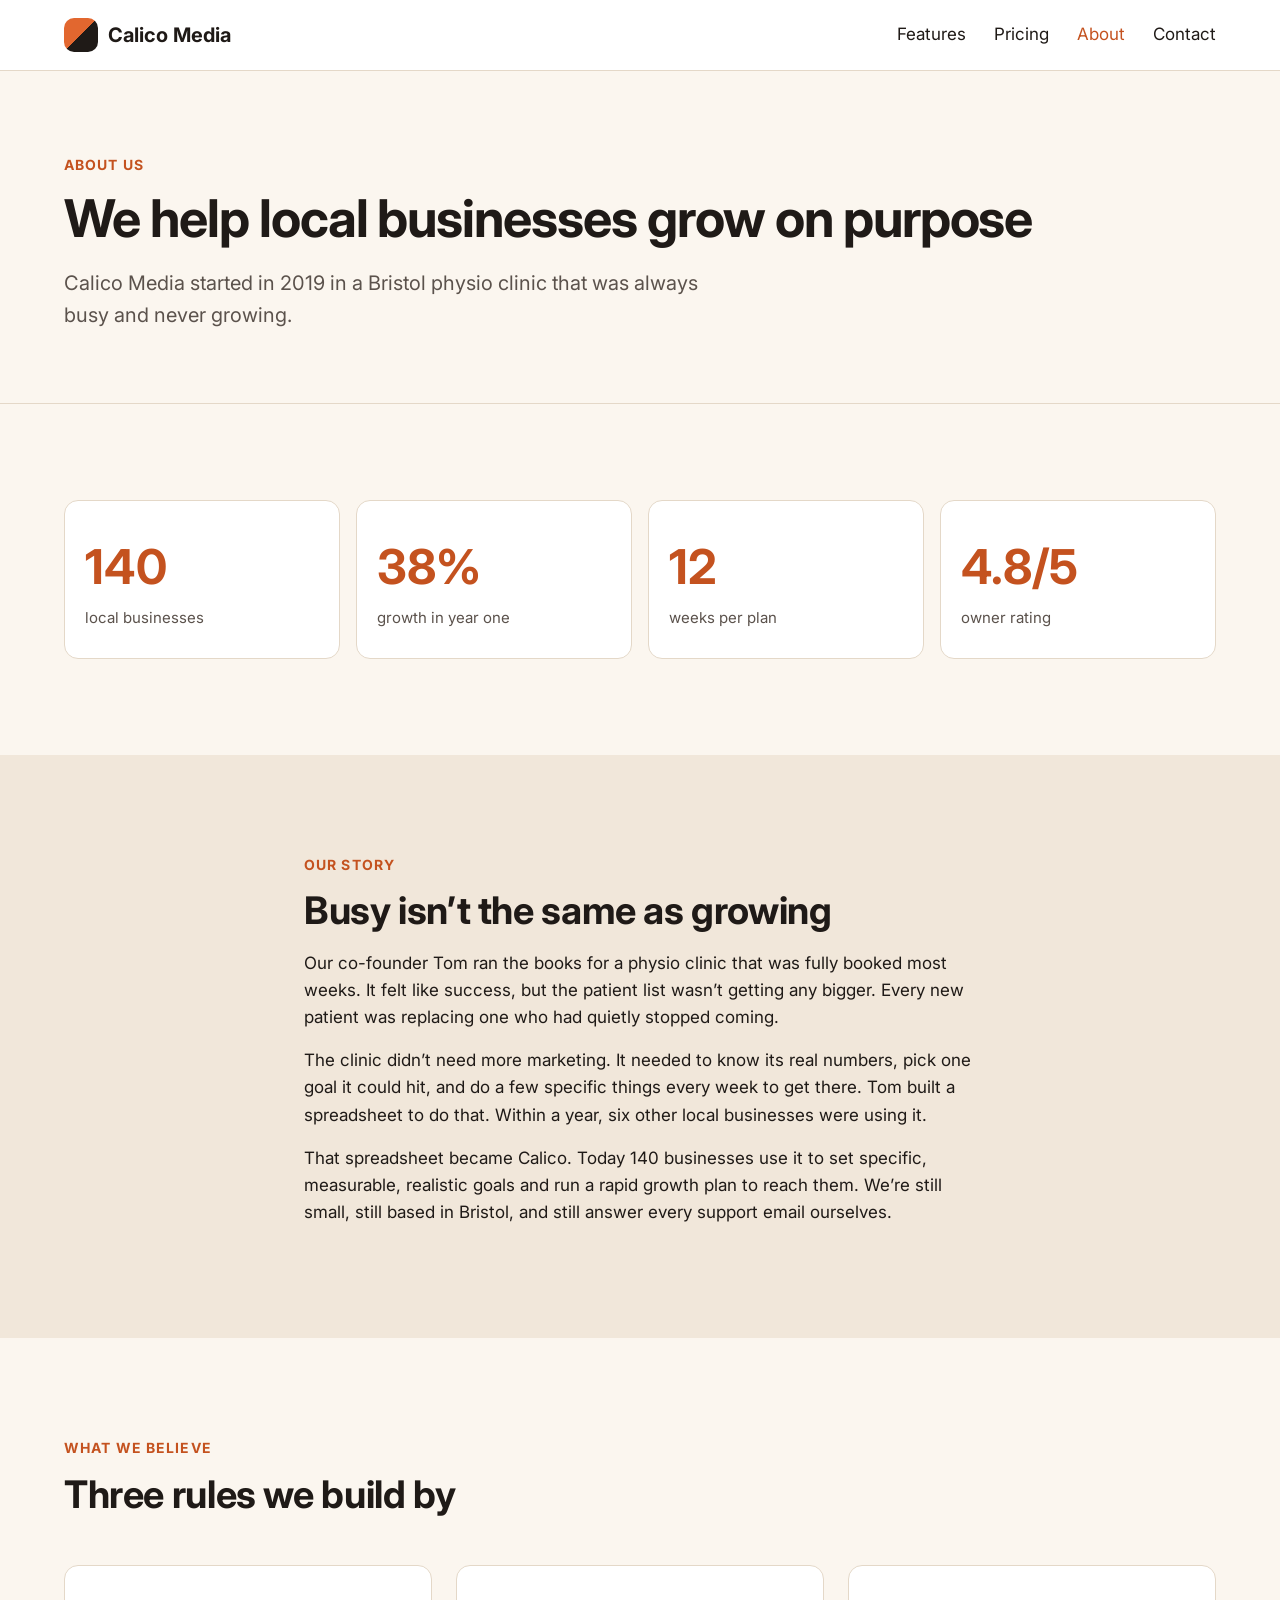
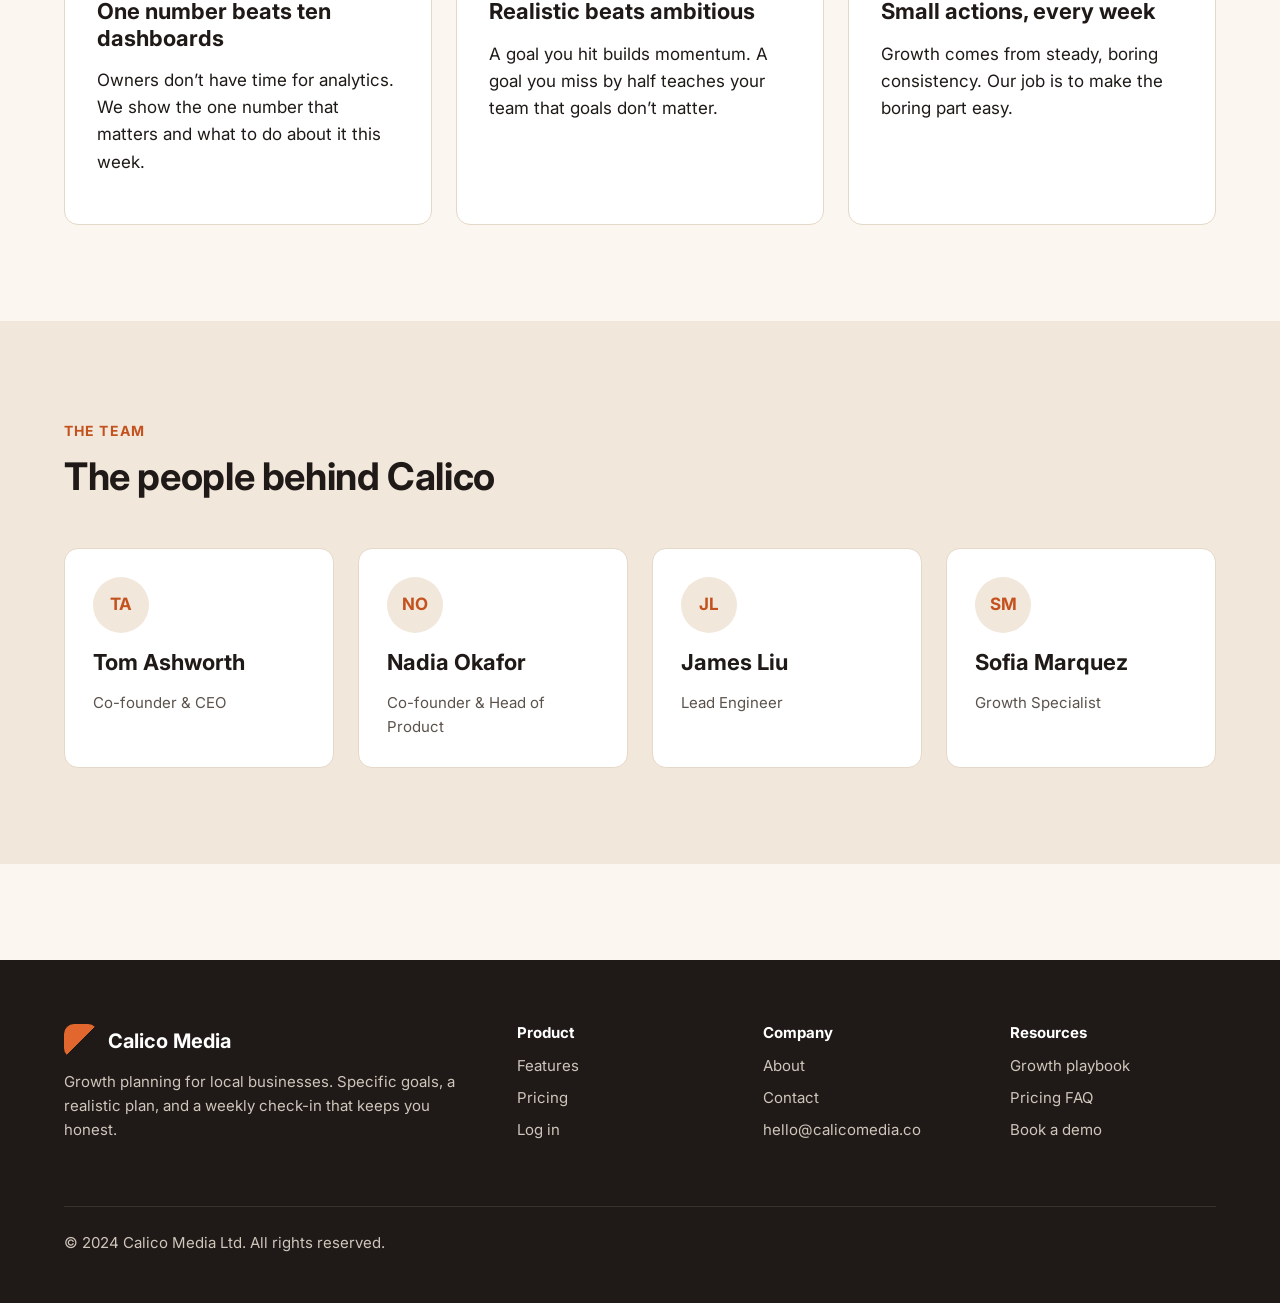
<file: public/about.html>
<!DOCTYPE html>
<html lang="en">
<head>
  <meta charset="utf-8">
  <meta name="viewport" content="width=device-width, initial-scale=1">
  <title>About | Calico Media</title>
  <meta name="description" content="Calico Media builds growth planning software for local businesses. Here is who we are and why we started.">
  <link rel="preconnect" href="https://fonts.googleapis.com">
  <link rel="preconnect" href="https://fonts.gstatic.com" crossorigin>
  <link href="https://fonts.googleapis.com/css2?family=Inter:wght@100;200;300;400;500;600;700;800;900&display=swap" rel="stylesheet">
  <link rel="stylesheet" href="css/styles.css">
</head>
<body>
  <header class="site-header">
    <div class="container">
      <a class="logo" href="index.html"><span class="logo-mark"></span>Calico Media</a>
      <nav aria-label="Main">
        <ul class="nav-links">
          <li><a href="features.html">Features</a></li>
          <li><a href="pricing.html">Pricing</a></li>
          <li><a href="about.html" aria-current="page">About</a></li>
          <li><a href="contact.html">Contact</a></li>
        </ul>
      </nav>
    </div>
  </header>

  <main>
    <section class="page-header">
      <div class="container">
        <span class="eyebrow">About us</span>
        <h1>We help local businesses grow on purpose</h1>
        <p class="lead">Calico Media started in 2019 in a Bristol physio clinic that was always busy and never growing.</p>
      </div>
    </section>

    <section class="section">
      <div class="container">
        <div class="stats">
          <div class="stat">
            <span class="stat-number">140</span>
            <span class="stat-label">local businesses</span>
          </div>
          <div class="stat">
            <span class="stat-number">38%</span>
            <span class="stat-label">growth in year one</span>
          </div>
          <div class="stat">
            <span class="stat-number">12</span>
            <span class="stat-label">weeks per plan</span>
          </div>
          <div class="stat">
            <span class="stat-number">4.8/5</span>
            <span class="stat-label">owner rating</span>
          </div>
        </div>
      </div>
    </section>

    <section class="section section--sand">
      <div class="container prose">
        <span class="eyebrow">Our story</span>
        <h2>Busy isn&rsquo;t the same as growing</h2>
        <p>Our co-founder Tom ran the books for a physio clinic that was fully booked most weeks. It felt like success, but the patient list wasn&rsquo;t getting any bigger. Every new patient was replacing one who had quietly stopped coming.</p>
        <p>The clinic didn&rsquo;t need more marketing. It needed to know its real numbers, pick one goal it could hit, and do a few specific things every week to get there. Tom built a spreadsheet to do that. Within a year, six other local businesses were using it.</p>
        <p>That spreadsheet became Calico. Today 140 businesses use it to set specific, measurable, realistic goals and run a rapid growth plan to reach them. We&rsquo;re still small, still based in Bristol, and still answer every support email ourselves.</p>
      </div>
    </section>

    <section class="section">
      <div class="container">
        <div class="section-intro">
          <span class="eyebrow">What we believe</span>
          <h2>Three rules we build by</h2>
        </div>
        <div class="steps">
          <div class="step">
            <h3>One number beats ten dashboards</h3>
            <p>Owners don&rsquo;t have time for analytics. We show the one number that matters and what to do about it this week.</p>
          </div>
          <div class="step">
            <h3>Realistic beats ambitious</h3>
            <p>A goal you hit builds momentum. A goal you miss by half teaches your team that goals don&rsquo;t matter.</p>
          </div>
          <div class="step">
            <h3>Small actions, every week</h3>
            <p>Growth comes from steady, boring consistency. Our job is to make the boring part easy.</p>
          </div>
        </div>
      </div>
    </section>

    <section class="section section--sand">
      <div class="container">
        <div class="section-intro">
          <span class="eyebrow">The team</span>
          <h2>The people behind Calico</h2>
        </div>
        <div class="team-grid">
          <div class="person">
            <div class="avatar">TA</div>
            <h3>Tom Ashworth</h3>
            <p>Co-founder &amp; CEO</p>
          </div>
          <div class="person">
            <div class="avatar">NO</div>
            <h3>Nadia Okafor</h3>
            <p>Co-founder &amp; Head of Product</p>
          </div>
          <div class="person">
            <div class="avatar">JL</div>
            <h3>James Liu</h3>
            <p>Lead Engineer</p>
          </div>
          <div class="person">
            <div class="avatar">SM</div>
            <h3>Sofia Marquez</h3>
            <p>Growth Specialist</p>
          </div>
        </div>
      </div>
    </section>
  </main>

  <footer class="site-footer">
    <div class="container">
      <div class="footer-grid">
        <div>
          <a class="logo" href="index.html"><span class="logo-mark"></span>Calico Media</a>
          <p>Growth planning for local businesses. Specific goals, a realistic plan, and a weekly check-in that keeps you honest.</p>
        </div>
        <div>
          <h4>Product</h4>
          <ul>
            <li><a href="features.html">Features</a></li>
            <li><a href="pricing.html">Pricing</a></li>
            <li><a href="https://app.calicomedia.co/login">Log in</a></li>
          </ul>
        </div>
        <div>
          <h4>Company</h4>
          <ul>
            <li><a href="about.html">About</a></li>
            <li><a href="contact.html">Contact</a></li>
            <li><a href="mailto:hello@calicomedia.co">hello@calicomedia.co</a></li>
          </ul>
        </div>
        <div>
          <h4>Resources</h4>
          <ul>
            <li><a href="index.html#playbook">Growth playbook</a></li>
            <li><a href="pricing.html#faq">Pricing FAQ</a></li>
            <li><a href="contact.html">Book a demo</a></li>
          </ul>
        </div>
      </div>
      <div class="footer-bottom">
        <p>&copy; 2024 Calico Media Ltd. All rights reserved.</p>
      </div>
    </div>
  </footer>
</body>
</html>
</file>
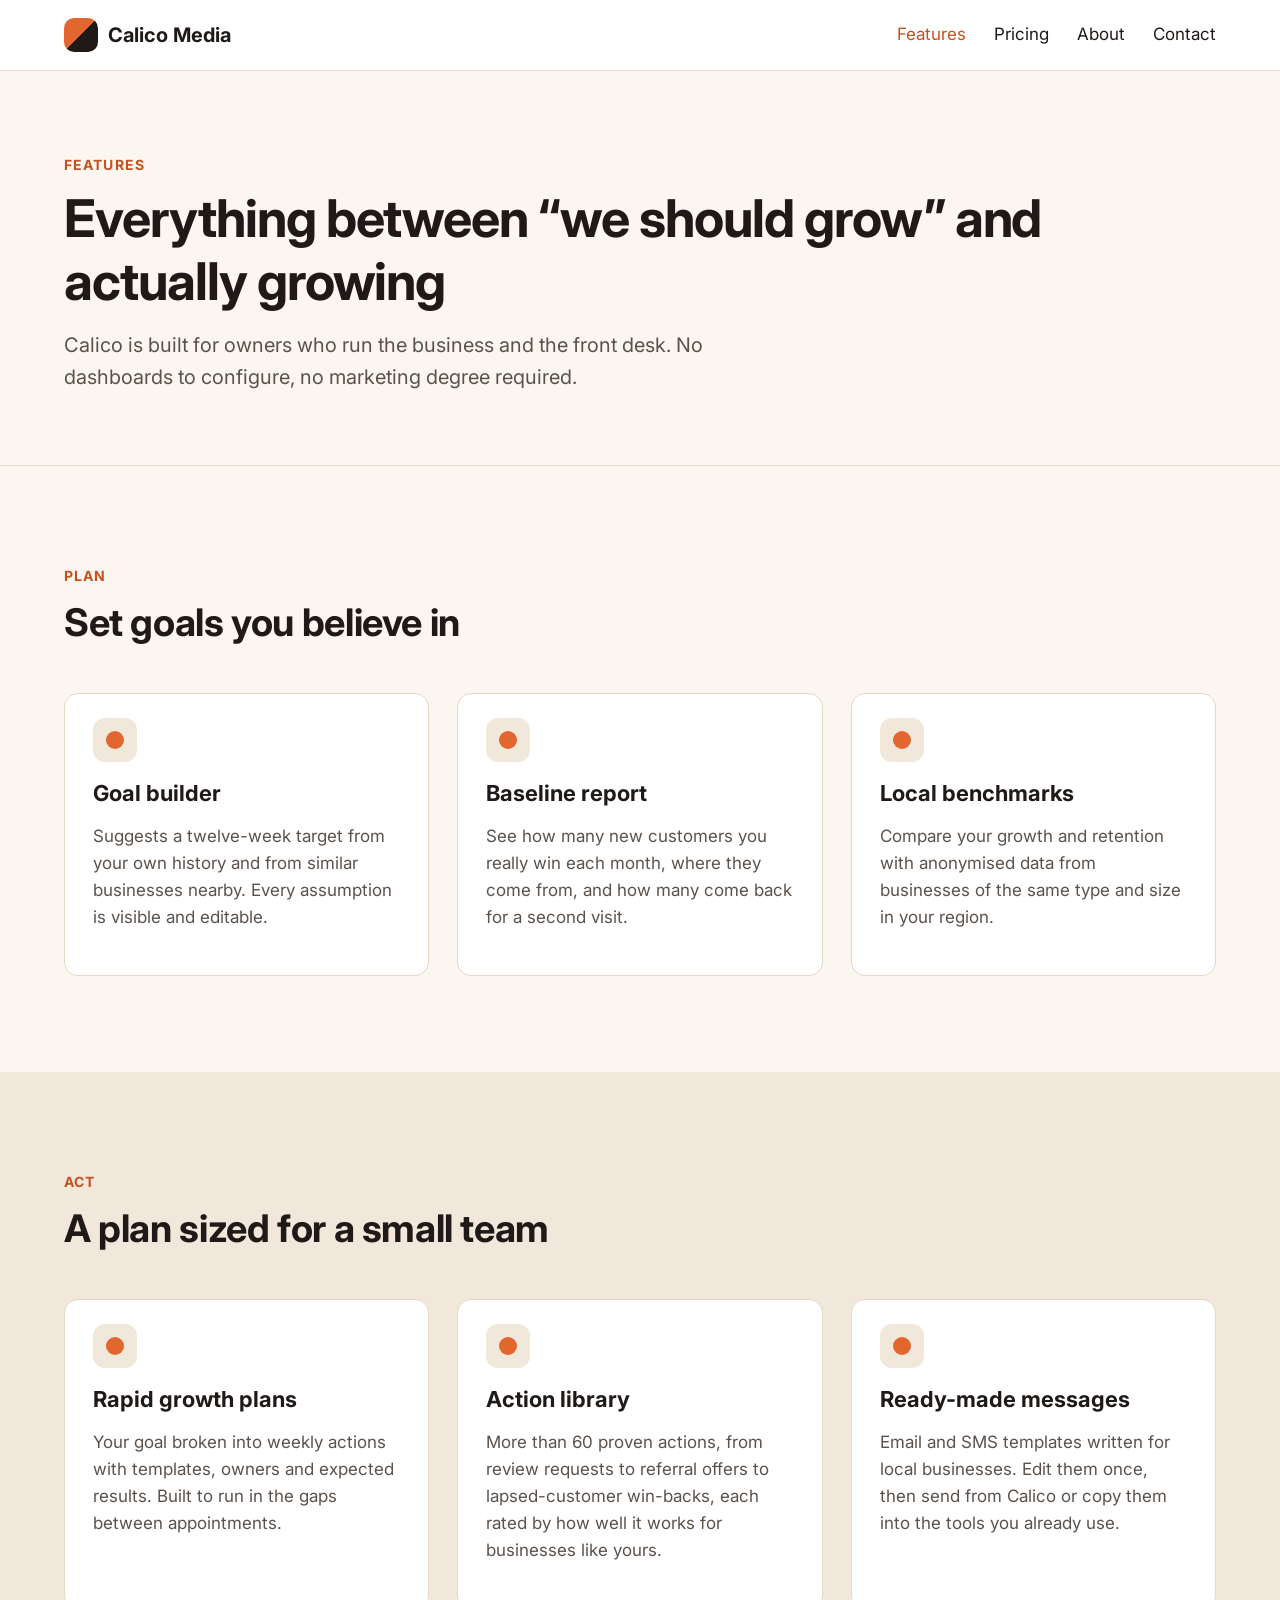
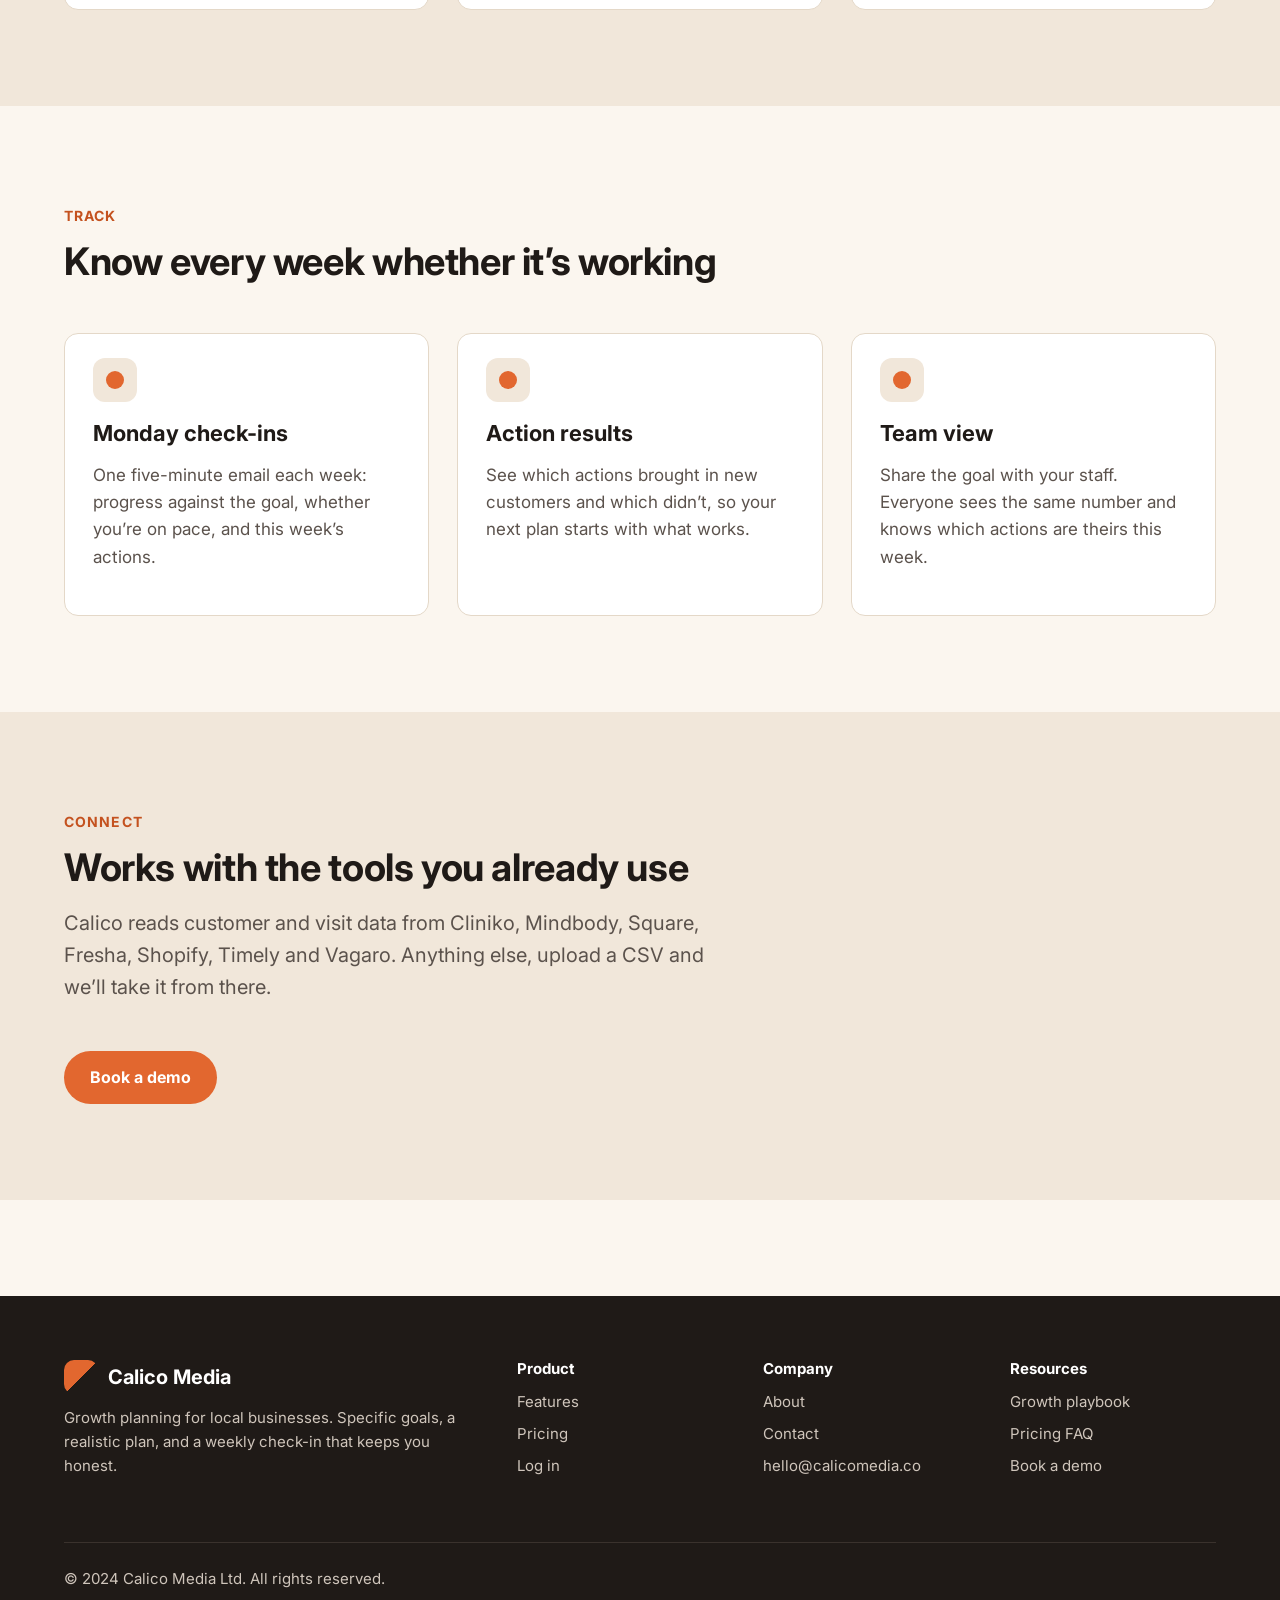
<file: public/features.html>
<!DOCTYPE html>
<html lang="en">
<head>
  <meta charset="utf-8">
  <meta name="viewport" content="width=device-width, initial-scale=1">
  <title>Features | Calico Media</title>
  <meta name="description" content="Goal builder, rapid growth plans, Monday check-ins and more. See everything Calico does to help local businesses grow.">
  <link rel="preconnect" href="https://fonts.googleapis.com">
  <link rel="preconnect" href="https://fonts.gstatic.com" crossorigin>
  <link href="https://fonts.googleapis.com/css2?family=Inter:wght@100;200;300;400;500;600;700;800;900&display=swap" rel="stylesheet">
  <link rel="stylesheet" href="css/styles.css">
</head>
<body>
  <header class="site-header">
    <div class="container">
      <a class="logo" href="index.html"><span class="logo-mark"></span>Calico Media</a>
      <nav aria-label="Main">
        <ul class="nav-links">
          <li><a href="features.html" aria-current="page">Features</a></li>
          <li><a href="pricing.html">Pricing</a></li>
          <li><a href="about.html">About</a></li>
          <li><a href="contact.html">Contact</a></li>
        </ul>
      </nav>
    </div>
  </header>

  <main>
    <section class="page-header">
      <div class="container">
        <span class="eyebrow">Features</span>
        <h1>Everything between &ldquo;we should grow&rdquo; and actually growing</h1>
        <p class="lead">Calico is built for owners who run the business and the front desk. No dashboards to configure, no marketing degree required.</p>
      </div>
    </section>

    <section class="section">
      <div class="container">
        <div class="section-intro">
          <span class="eyebrow">Plan</span>
          <h2>Set goals you believe in</h2>
        </div>
        <div class="card-grid">
          <div class="card">
            <div class="card-body">
              <div class="icon-dot"></div>
              <h3>Goal builder</h3>
              <p>Suggests a twelve-week target from your own history and from similar businesses nearby. Every assumption is visible and editable.</p>
            </div>
          </div>
          <div class="card">
            <div class="card-body">
              <div class="icon-dot"></div>
              <h3>Baseline report</h3>
              <p>See how many new customers you really win each month, where they come from, and how many come back for a second visit.</p>
            </div>
          </div>
          <div class="card">
            <div class="card-body">
              <div class="icon-dot"></div>
              <h3>Local benchmarks</h3>
              <p>Compare your growth and retention with anonymised data from businesses of the same type and size in your region.</p>
            </div>
          </div>
        </div>
      </div>
    </section>

    <section class="section section--sand">
      <div class="container">
        <div class="section-intro">
          <span class="eyebrow">Act</span>
          <h2>A plan sized for a small team</h2>
        </div>
        <div class="card-grid">
          <div class="card">
            <div class="card-body">
              <div class="icon-dot"></div>
              <h3>Rapid growth plans</h3>
              <p>Your goal broken into weekly actions with templates, owners and expected results. Built to run in the gaps between appointments.</p>
            </div>
          </div>
          <div class="card">
            <div class="card-body">
              <div class="icon-dot"></div>
              <h3>Action library</h3>
              <p>More than 60 proven actions, from review requests to referral offers to lapsed-customer win-backs, each rated by how well it works for businesses like yours.</p>
            </div>
          </div>
          <div class="card">
            <div class="card-body">
              <div class="icon-dot"></div>
              <h3>Ready-made messages</h3>
              <p>Email and SMS templates written for local businesses. Edit them once, then send from Calico or copy them into the tools you already use.</p>
            </div>
          </div>
        </div>
      </div>
    </section>

    <section class="section">
      <div class="container">
        <div class="section-intro">
          <span class="eyebrow">Track</span>
          <h2>Know every week whether it&rsquo;s working</h2>
        </div>
        <div class="card-grid">
          <div class="card">
            <div class="card-body">
              <div class="icon-dot"></div>
              <h3>Monday check-ins</h3>
              <p>One five-minute email each week: progress against the goal, whether you&rsquo;re on pace, and this week&rsquo;s actions.</p>
            </div>
          </div>
          <div class="card">
            <div class="card-body">
              <div class="icon-dot"></div>
              <h3>Action results</h3>
              <p>See which actions brought in new customers and which didn&rsquo;t, so your next plan starts with what works.</p>
            </div>
          </div>
          <div class="card">
            <div class="card-body">
              <div class="icon-dot"></div>
              <h3>Team view</h3>
              <p>Share the goal with your staff. Everyone sees the same number and knows which actions are theirs this week.</p>
            </div>
          </div>
        </div>
      </div>
    </section>

    <section class="section section--sand">
      <div class="container">
        <div class="section-intro">
          <span class="eyebrow">Connect</span>
          <h2>Works with the tools you already use</h2>
          <p class="lead">Calico reads customer and visit data from Cliniko, Mindbody, Square, Fresha, Shopify, Timely and Vagaro. Anything else, upload a CSV and we&rsquo;ll take it from there.</p>
        </div>
        <a class="btn" href="contact.html">Book a demo</a>
      </div>
    </section>
  </main>

  <footer class="site-footer">
    <div class="container">
      <div class="footer-grid">
        <div>
          <a class="logo" href="index.html"><span class="logo-mark"></span>Calico Media</a>
          <p>Growth planning for local businesses. Specific goals, a realistic plan, and a weekly check-in that keeps you honest.</p>
        </div>
        <div>
          <h4>Product</h4>
          <ul>
            <li><a href="features.html">Features</a></li>
            <li><a href="pricing.html">Pricing</a></li>
            <li><a href="https://app.calicomedia.co/login">Log in</a></li>
          </ul>
        </div>
        <div>
          <h4>Company</h4>
          <ul>
            <li><a href="about.html">About</a></li>
            <li><a href="contact.html">Contact</a></li>
            <li><a href="mailto:hello@calicomedia.co">hello@calicomedia.co</a></li>
          </ul>
        </div>
        <div>
          <h4>Resources</h4>
          <ul>
            <li><a href="index.html#playbook">Growth playbook</a></li>
            <li><a href="pricing.html#faq">Pricing FAQ</a></li>
            <li><a href="contact.html">Book a demo</a></li>
          </ul>
        </div>
      </div>
      <div class="footer-bottom">
        <p>&copy; 2024 Calico Media Ltd. All rights reserved.</p>
      </div>
    </div>
  </footer>
</body>
</html>
</file>
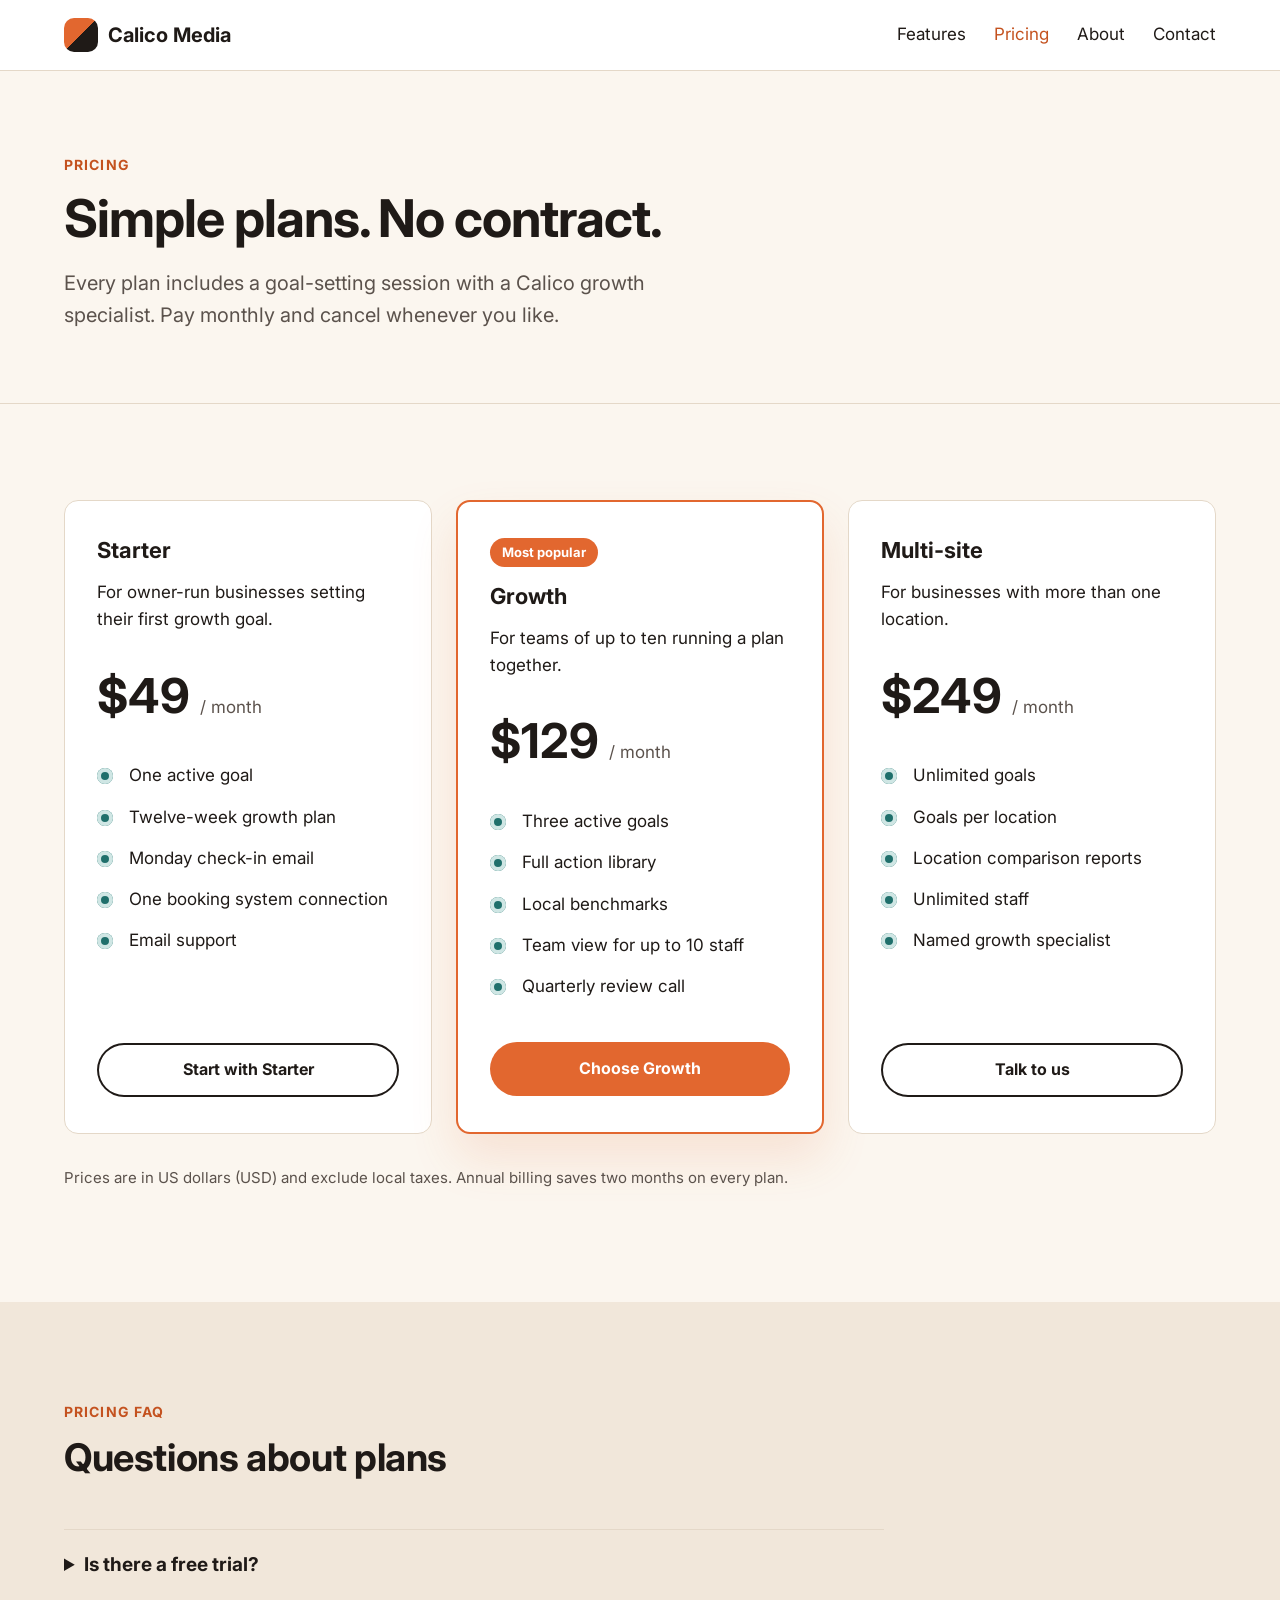
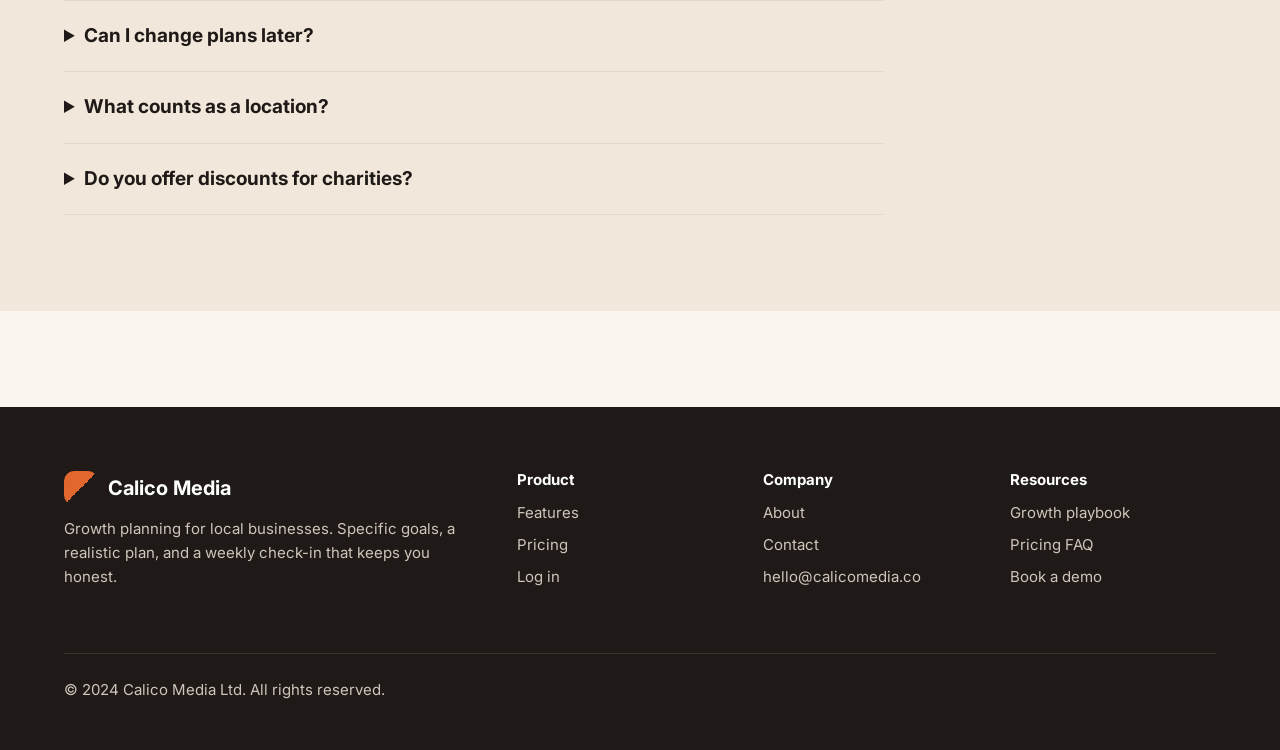
<file: public/pricing.html>
<!DOCTYPE html>
<html lang="en">
<head>
  <meta charset="utf-8">
  <meta name="viewport" content="width=device-width, initial-scale=1">
  <title>Pricing | Calico Media</title>
  <meta name="description" content="Simple monthly plans for local businesses. No contract, cancel any time.">
  <link rel="preconnect" href="https://fonts.googleapis.com">
  <link rel="preconnect" href="https://fonts.gstatic.com" crossorigin>
  <link href="https://fonts.googleapis.com/css2?family=Inter:wght@100;200;300;400;500;600;700;800;900&display=swap" rel="stylesheet">
  <link rel="stylesheet" href="css/styles.css">
</head>
<body>
  <header class="site-header">
    <div class="container">
      <a class="logo" href="index.html"><span class="logo-mark"></span>Calico Media</a>
      <nav aria-label="Main">
        <ul class="nav-links">
          <li><a href="features.html">Features</a></li>
          <li><a href="pricing.html" aria-current="page">Pricing</a></li>
          <li><a href="about.html">About</a></li>
          <li><a href="contact.html">Contact</a></li>
        </ul>
      </nav>
    </div>
  </header>

  <main>
    <section class="page-header">
      <div class="container">
        <span class="eyebrow">Pricing</span>
        <h1>Simple plans. No contract.</h1>
        <p class="lead">Every plan includes a goal-setting session with a Calico growth specialist. Pay monthly and cancel whenever you like.</p>
      </div>
    </section>

    <section class="section">
      <div class="container">
        <div class="pricing-grid">
          <div class="pricing-card">
            <h3>Starter</h3>
            <p>For owner-run businesses setting their first growth goal.</p>
            <p class="price">$49 <small>/ month</small></p>
            <ul class="check-list">
              <li>One active goal</li>
              <li>Twelve-week growth plan</li>
              <li>Monday check-in email</li>
              <li>One booking system connection</li>
              <li>Email support</li>
            </ul>
            <a class="btn btn--ghost" href="contact.html">Start with Starter</a>
          </div>
          <div class="pricing-card pricing-card--featured">
            <span class="plan-badge">Most popular</span>
            <h3>Growth</h3>
            <p>For teams of up to ten running a plan together.</p>
            <p class="price">$129 <small>/ month</small></p>
            <ul class="check-list">
              <li>Three active goals</li>
              <li>Full action library</li>
              <li>Local benchmarks</li>
              <li>Team view for up to 10 staff</li>
              <li>Quarterly review call</li>
            </ul>
            <a class="btn" href="contact.html">Choose Growth</a>
          </div>
          <div class="pricing-card">
            <h3>Multi-site</h3>
            <p>For businesses with more than one location.</p>
            <p class="price">$249 <small>/ month</small></p>
            <ul class="check-list">
              <li>Unlimited goals</li>
              <li>Goals per location</li>
              <li>Location comparison reports</li>
              <li>Unlimited staff</li>
              <li>Named growth specialist</li>
            </ul>
            <a class="btn btn--ghost" href="contact.html">Talk to us</a>
          </div>
        </div>
        <p class="pricing-note">Prices are in US dollars (USD) and exclude local taxes. Annual billing saves two months on every plan.</p>
      </div>
    </section>

    <section class="section section--sand" id="faq">
      <div class="container">
        <div class="section-intro">
          <span class="eyebrow">Pricing FAQ</span>
          <h2>Questions about plans</h2>
        </div>
        <div class="faq">
          <details>
            <summary>Is there a free trial?</summary>
            <p>Instead of a trial we run a free 45-minute goal-setting session. You leave with a real goal and a draft plan, whether or not you sign up.</p>
          </details>
          <details>
            <summary>Can I change plans later?</summary>
            <p>Yes. Upgrade or downgrade from your account settings and we&rsquo;ll adjust your next invoice.</p>
          </details>
          <details>
            <summary>What counts as a location?</summary>
            <p>Any site with its own booking calendar or till. Mobile businesses with one calendar count as one location.</p>
          </details>
          <details>
            <summary>Do you offer discounts for charities?</summary>
            <p>Registered charities and community interest companies get 30% off any plan. Mention it when you book your demo.</p>
          </details>
        </div>
      </div>
    </section>
  </main>

  <footer class="site-footer">
    <div class="container">
      <div class="footer-grid">
        <div>
          <a class="logo" href="index.html"><span class="logo-mark"></span>Calico Media</a>
          <p>Growth planning for local businesses. Specific goals, a realistic plan, and a weekly check-in that keeps you honest.</p>
        </div>
        <div>
          <h4>Product</h4>
          <ul>
            <li><a href="features.html">Features</a></li>
            <li><a href="pricing.html">Pricing</a></li>
            <li><a href="https://app.calicomedia.co/login">Log in</a></li>
          </ul>
        </div>
        <div>
          <h4>Company</h4>
          <ul>
            <li><a href="about.html">About</a></li>
            <li><a href="contact.html">Contact</a></li>
            <li><a href="mailto:hello@calicomedia.co">hello@calicomedia.co</a></li>
          </ul>
        </div>
        <div>
          <h4>Resources</h4>
          <ul>
            <li><a href="index.html#playbook">Growth playbook</a></li>
            <li><a href="pricing.html#faq">Pricing FAQ</a></li>
            <li><a href="contact.html">Book a demo</a></li>
          </ul>
        </div>
      </div>
      <div class="footer-bottom">
        <p>&copy; 2024 Calico Media Ltd. All rights reserved.</p>
      </div>
    </div>
  </footer>
</body>
</html>
</file>
<file: public/css/styles.css>
/* Calico Media marketing site */

:root {
  --ink: #1f1a17;
  --ink-soft: #5b524c;
  --cream: #fbf6ef;
  --sand: #f1e7da;
  --white: #ffffff;
  --orange: #e2672f;
  --orange-dark: #c4521f;
  --teal: #1f6f6b;
  --line: #e4d8c8;
  --radius: 14px;
}

*,
*::before,
*::after {
  box-sizing: border-box;
}

body {
  margin: 0;
  font-family: 'Inter', -apple-system, BlinkMacSystemFont, 'Segoe UI', sans-serif;
  font-weight: 400;
  font-size: 17px;
  line-height: 1.6;
  color: var(--ink);
  background: var(--cream);
}

h1,
h2,
h3,
h4 {
  font-weight: 700;
  line-height: 1.2;
  margin: 0 0 16px;
}

h1 {
  font-size: 52px;
  letter-spacing: -0.02em;
}

h2 {
  font-size: 38px;
  letter-spacing: -0.01em;
}

h3 {
  font-size: 22px;
}

p {
  margin: 0 0 16px;
}

a {
  color: var(--teal);
}

img {
  max-width: 100%;
}

.container {
  max-width: 1200px;
  margin: 0 auto;
  padding: 0 24px;
}

.section {
  padding: 96px 0;
}

.section--sand {
  background: var(--sand);
}

.eyebrow {
  display: inline-block;
  font-size: 14px;
  font-weight: 700;
  letter-spacing: 0.08em;
  text-transform: uppercase;
  color: var(--orange-dark);
  margin-bottom: 12px;
}

.lead {
  font-size: 20px;
  color: var(--ink-soft);
  max-width: 640px;
}

.section-intro {
  max-width: 680px;
  margin-bottom: 48px;
}

.btn {
  display: inline-block;
  padding: 14px 26px;
  border-radius: 999px;
  background: var(--orange);
  color: var(--white);
  font-weight: 700;
  text-decoration: none;
  border: 0;
  font-size: 16px;
  font-family: inherit;
  cursor: pointer;
}

.btn:hover {
  background: var(--orange-dark);
}

.btn--ghost {
  background: transparent;
  color: inherit;
  box-shadow: inset 0 0 0 2px currentColor;
}

.btn--ghost:hover {
  background: rgba(255, 255, 255, 0.1);
}

/* Header */

.site-header {
  background: var(--white);
  border-bottom: 1px solid var(--line);
}

.site-header .container {
  display: flex;
  flex-wrap: wrap;
  align-items: center;
  justify-content: space-between;
  gap: 12px 32px;
  padding-top: 18px;
  padding-bottom: 18px;
}

.logo {
  display: flex;
  align-items: center;
  gap: 10px;
  flex-shrink: 0;
  font-size: 20px;
  font-weight: 700;
  color: var(--ink);
  text-decoration: none;
}

.logo-mark {
  width: 34px;
  height: 34px;
  border-radius: 10px;
  background: linear-gradient(135deg, var(--orange) 0%, var(--orange) 50%, var(--ink) 50%, var(--ink) 100%);
}

.nav-links {
  display: flex;
  flex-wrap: wrap;
  align-items: center;
  gap: 8px 28px;
  list-style: none;
  margin: 0;
  padding: 0;
}

.nav-links a {
  color: var(--ink);
  text-decoration: none;
}

.nav-links a:hover,
.nav-links a[aria-current='page'] {
  color: var(--orange-dark);
}

.site-header--home {
  background: var(--ink);
  border-bottom: 0;
}

.site-header--home .logo,
.site-header--home .nav-links a {
  color: var(--white);
}

.site-header--home .logo-mark {
  background: linear-gradient(135deg, var(--orange) 0%, var(--orange) 50%, var(--white) 50%, var(--white) 100%);
}

.site-header--home .container {
  flex-wrap: nowrap;
}

.site-header--home nav {
  min-width: 0;
}

.site-header--home .nav-links {
  flex-wrap: nowrap;
  gap: 0;
}

.site-header--home .nav-links li {
  min-width: 0;
}

.site-header--home .nav-links a {
  display: block;
  padding: 0 14px;
  white-space: nowrap;
}

.site-header--home .nav-links li:last-child {
  flex-shrink: 0;
}

.site-header--home .nav-links .btn {
  margin-left: 12px;
  padding: 10px 20px;
}

/* Home hero */

.hero {
  background: var(--ink);
  color: var(--white);
  padding: 56px 0 88px;
}

.hero-inner {
  display: flex;
  align-items: center;
  gap: 56px;
}

.hero-text {
  flex: 1;
}

.hero-text .lead {
  color: #d9cfc5;
}

.hero-actions {
  display: flex;
  flex-wrap: wrap;
  gap: 12px;
  margin-top: 32px;
}

.hero-media {
  width: 600px;
  flex-shrink: 0;
}

.hero-image {
  width: 100%;
  aspect-ratio: 4 / 3;
  object-fit: cover;
  border-radius: var(--radius);
  display: block;
}

/* Trust strip */

.trust {
  padding: 40px 0;
  border-bottom: 1px solid var(--line);
  text-align: center;
}

.trust p {
  color: var(--ink-soft);
  font-size: 15px;
}

.trust-list {
  display: flex;
  flex-wrap: wrap;
  justify-content: center;
  gap: 12px 40px;
  list-style: none;
  margin: 0;
  padding: 0;
  font-weight: 700;
  font-size: 18px;
  color: #8a7d72;
}

/* Steps */

.steps {
  display: grid;
  grid-template-columns: repeat(auto-fit, minmax(240px, 1fr));
  gap: 24px;
}

.step {
  background: var(--white);
  border: 1px solid var(--line);
  border-radius: var(--radius);
  padding: 32px;
}

.step-number {
  display: inline-flex;
  align-items: center;
  justify-content: center;
  width: 40px;
  height: 40px;
  border-radius: 50%;
  background: var(--sand);
  color: var(--orange-dark);
  font-weight: 700;
  margin-bottom: 16px;
}

/* Check list */

.check-list {
  list-style: none;
  margin: 24px 0 0;
  padding: 0;
}

.check-list li {
  position: relative;
  padding-left: 32px;
  margin-bottom: 14px;
}

.check-list li::before {
  content: '';
  position: absolute;
  left: 0;
  top: 6px;
  width: 16px;
  height: 16px;
  border-radius: 50%;
  background: var(--teal);
  box-shadow: inset 0 0 0 4px #cfe6e4;
}

/* FAQ */

.faq {
  max-width: 820px;
}

.faq details {
  border-top: 1px solid var(--line);
  padding: 20px 0;
}

.faq details:last-child {
  border-bottom: 1px solid var(--line);
}

.faq summary {
  font-weight: 700;
  font-size: 19px;
  cursor: pointer;
}

.faq details p {
  margin-top: 12px;
  color: var(--ink-soft);
}

/* Feature rows */

.feature-row {
  display: grid;
  grid-template-columns: 1fr 1fr;
  gap: 64px;
  align-items: center;
  margin-bottom: 96px;
}

.feature-row:last-child {
  margin-bottom: 0;
}

.feature-row--reverse .feature-media {
  order: 2;
}

.feature-media img {
  display: block;
  width: 100%;
  aspect-ratio: 4 / 3;
  object-fit: cover;
  border-radius: var(--radius);
}

/* Playbook */

.playbook-grid {
  display: grid;
  grid-template-columns: repeat(3, 1fr);
  gap: 28px;
}

/* Card grid */

.card-grid {
  display: grid;
  grid-template-columns: repeat(3, 1fr);
  gap: 28px;
}

.card {
  background: var(--white);
  border: 1px solid var(--line);
  border-radius: var(--radius);
  overflow: hidden;
}

.card img {
  display: block;
  width: 100%;
  aspect-ratio: 16 / 10;
  object-fit: cover;
}

.card-body {
  padding: 24px 28px 28px;
}

.card-body p {
  color: var(--ink-soft);
}

.card-tag {
  font-size: 13px;
  font-weight: 700;
  text-transform: uppercase;
  letter-spacing: 0.06em;
  color: var(--teal);
}

.icon-dot {
  width: 44px;
  height: 44px;
  border-radius: 12px;
  background: var(--sand);
  margin-bottom: 18px;
  position: relative;
}

.icon-dot::after {
  content: '';
  position: absolute;
  inset: 13px;
  border-radius: 50%;
  background: var(--orange);
}

/* CTA band */

.cta-band {
  background: var(--ink);
  color: var(--white);
  border-radius: 24px;
  overflow: hidden;
}

.cta-band img {
  display: block;
  width: 100%;
  aspect-ratio: 21 / 8;
  object-fit: cover;
}

.cta-body {
  padding: 48px;
  display: flex;
  flex-wrap: wrap;
  align-items: center;
  justify-content: space-between;
  gap: 24px;
}

.cta-body h2 {
  margin: 0;
  max-width: 620px;
}

/* Page header (inner pages) */

.page-header {
  padding: 80px 0 56px;
  border-bottom: 1px solid var(--line);
}

/* Pricing */

.pricing-grid {
  display: grid;
  grid-template-columns: repeat(auto-fit, minmax(260px, 1fr));
  gap: 24px;
  align-items: stretch;
}

.pricing-card {
  background: var(--white);
  border: 1px solid var(--line);
  border-radius: var(--radius);
  padding: 36px 32px;
  display: flex;
  flex-direction: column;
}

.pricing-card--featured {
  border: 2px solid var(--orange);
  box-shadow: 0 24px 48px rgba(226, 103, 47, 0.14);
}

.plan-badge {
  align-self: flex-start;
  font-size: 13px;
  font-weight: 700;
  background: var(--orange);
  color: var(--white);
  border-radius: 999px;
  padding: 4px 12px;
  margin-bottom: 16px;
}

.price {
  font-size: 48px;
  font-weight: 700;
  margin: 8px 0 4px;
}

.price small {
  font-size: 17px;
  font-weight: 400;
  color: var(--ink-soft);
}

.pricing-card .check-list {
  flex: 1;
  margin-bottom: 28px;
}

.pricing-card .btn {
  text-align: center;
}

.pricing-note {
  margin-top: 32px;
  color: var(--ink-soft);
  font-size: 15px;
}

/* About */

.stats {
  display: grid;
  grid-template-columns: repeat(auto-fit, minmax(160px, 1fr));
  gap: 16px;
}

.stat {
  background: var(--white);
  border: 1px solid var(--line);
  border-radius: var(--radius);
  padding: 28px 20px;
}

.stat-number {
  display: block;
  font-size: 48px;
  font-weight: 700;
  color: var(--orange-dark);
}

.stat-label {
  display: block;
  font-size: 15px;
  color: var(--ink-soft);
}

.prose {
  max-width: 720px;
}

.team-grid {
  display: grid;
  grid-template-columns: repeat(auto-fit, minmax(220px, 1fr));
  gap: 24px;
}

.person {
  background: var(--white);
  border: 1px solid var(--line);
  border-radius: var(--radius);
  padding: 28px;
}

.avatar {
  width: 56px;
  height: 56px;
  border-radius: 50%;
  background: var(--sand);
  color: var(--orange-dark);
  display: flex;
  align-items: center;
  justify-content: center;
  font-weight: 700;
  margin-bottom: 16px;
}

.person p {
  color: var(--ink-soft);
  font-size: 15px;
  margin: 0;
}

/* Contact */

.contact-layout {
  display: grid;
  grid-template-columns: 3fr 2fr;
  gap: 64px;
}

.contact-form label {
  display: block;
  font-weight: 700;
  margin-bottom: 6px;
}

.contact-form input,
.contact-form textarea {
  display: block;
  width: 100%;
  font: inherit;
  padding: 12px 14px;
  border: 1px solid var(--line);
  border-radius: 10px;
  background: var(--white);
  margin-bottom: 20px;
}

.contact-form textarea {
  min-height: 160px;
  resize: vertical;
}

.form-status {
  margin-top: 16px;
  font-weight: 700;
}

.form-status--success {
  color: var(--teal);
}

.form-status--error {
  color: #b3261e;
}

.contact-aside {
  background: var(--white);
  border: 1px solid var(--line);
  border-radius: var(--radius);
  padding: 32px;
  align-self: start;
}

.contact-aside h3 {
  font-size: 18px;
  margin-top: 24px;
  margin-bottom: 6px;
}

.contact-aside h3:first-child {
  margin-top: 0;
}

.contact-aside p {
  color: var(--ink-soft);
  margin: 0;
}

/* Footer */

.site-footer {
  background: var(--ink);
  color: #cfc5bb;
  padding: 64px 0 32px;
  margin-top: 96px;
  font-size: 15px;
}

.footer-grid {
  display: grid;
  grid-template-columns: 2fr 1fr 1fr 1fr;
  gap: 40px;
}

.site-footer h4 {
  color: var(--white);
  font-size: 15px;
  margin-bottom: 12px;
}

.site-footer ul {
  list-style: none;
  margin: 0;
  padding: 0;
}

.site-footer li {
  margin-bottom: 8px;
}

.site-footer a {
  color: #cfc5bb;
  text-decoration: none;
}

.site-footer a:hover {
  color: var(--white);
}

.site-footer .logo {
  color: var(--white);
  margin-bottom: 12px;
}

.footer-bottom {
  border-top: 1px solid #3a322d;
  margin-top: 48px;
  padding-top: 24px;
}

@media (max-width: 768px) {
  h1 {
    font-size: 40px;
  }

  h2 {
    font-size: 30px;
  }

  .section {
    padding: 64px 0;
  }

  .feature-row {
    grid-template-columns: 1fr;
    gap: 32px;
    margin-bottom: 64px;
  }

  .feature-row--reverse .feature-media {
    order: 0;
  }

  .card-grid {
    grid-template-columns: repeat(2, 1fr);
  }

  .contact-layout {
    grid-template-columns: 1fr;
    gap: 40px;
  }

  .footer-grid {
    grid-template-columns: 1fr 1fr;
  }
}

@media (max-width: 480px) {
  h1 {
    font-size: 34px;
  }

  .card-grid {
    grid-template-columns: 1fr;
  }

  .cta-body {
    padding: 32px 24px;
  }

  .footer-grid {
    grid-template-columns: 1fr;
  }
}
</file>
